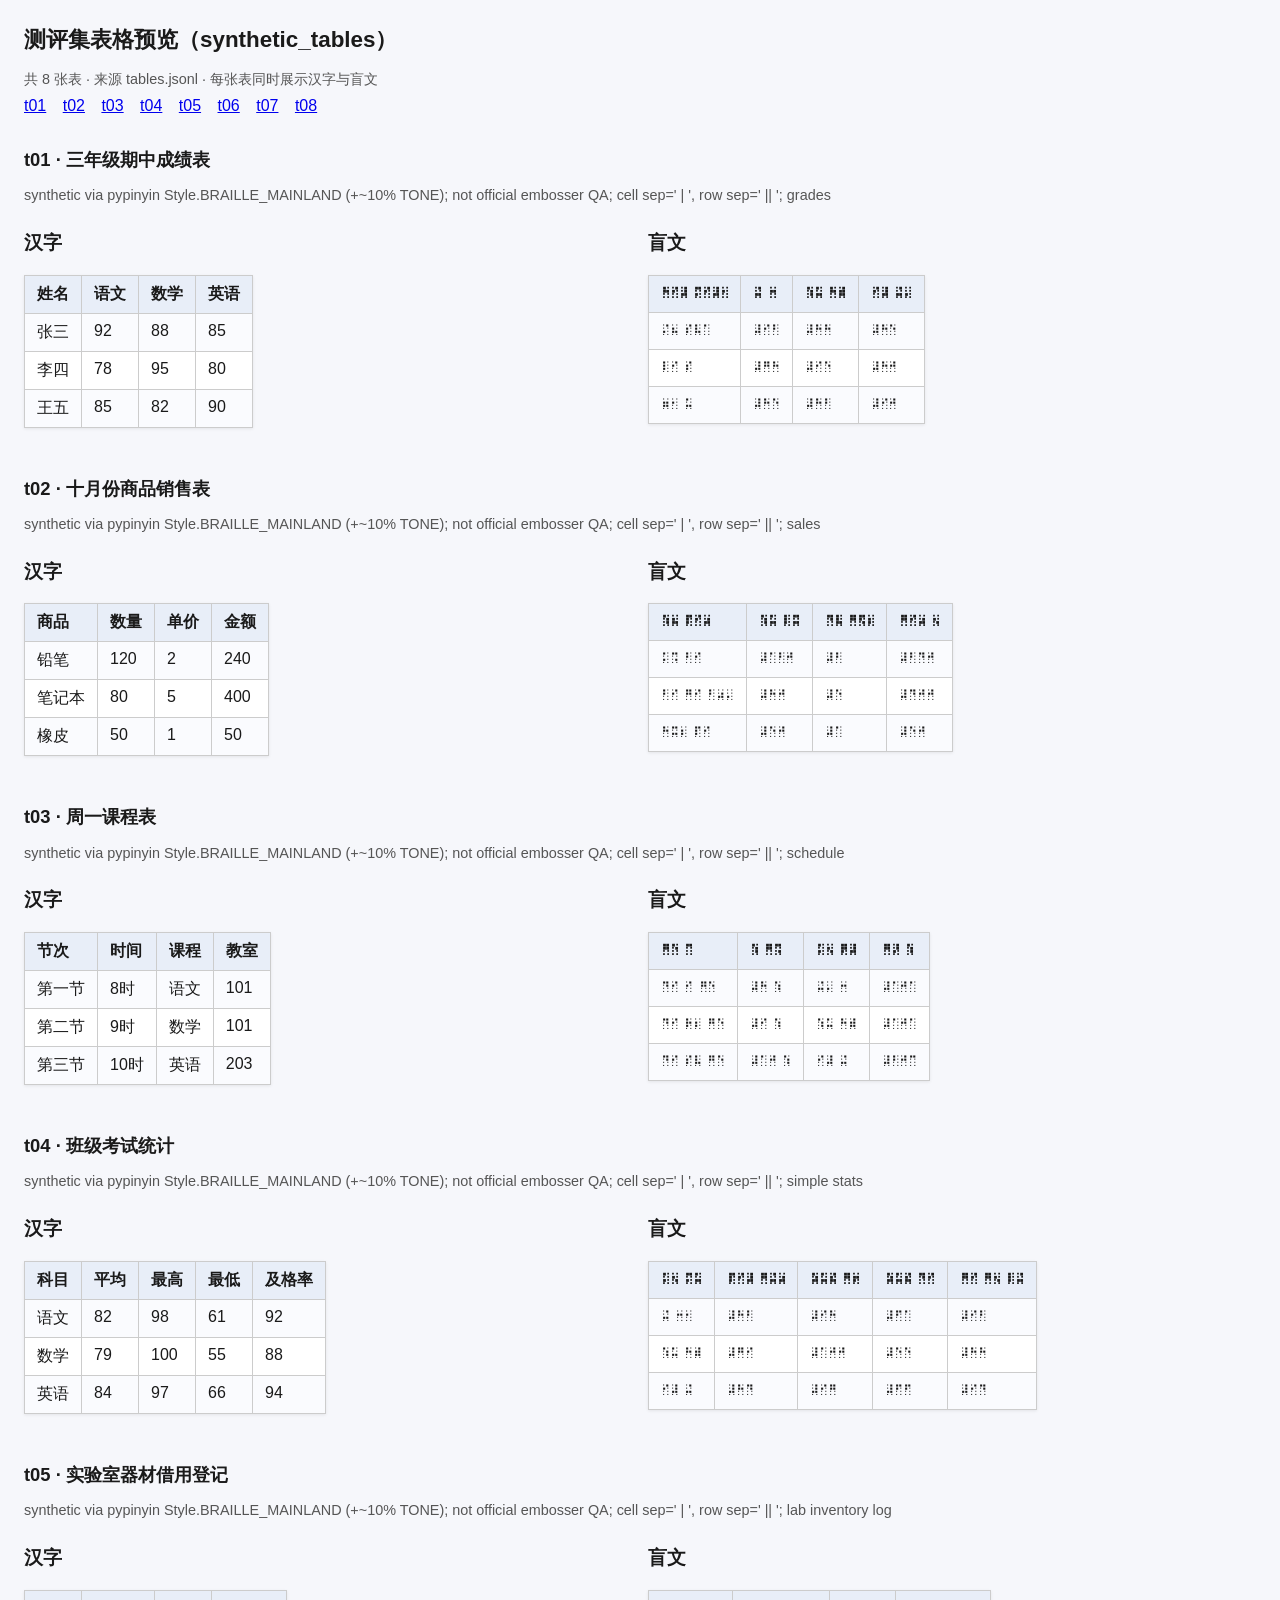
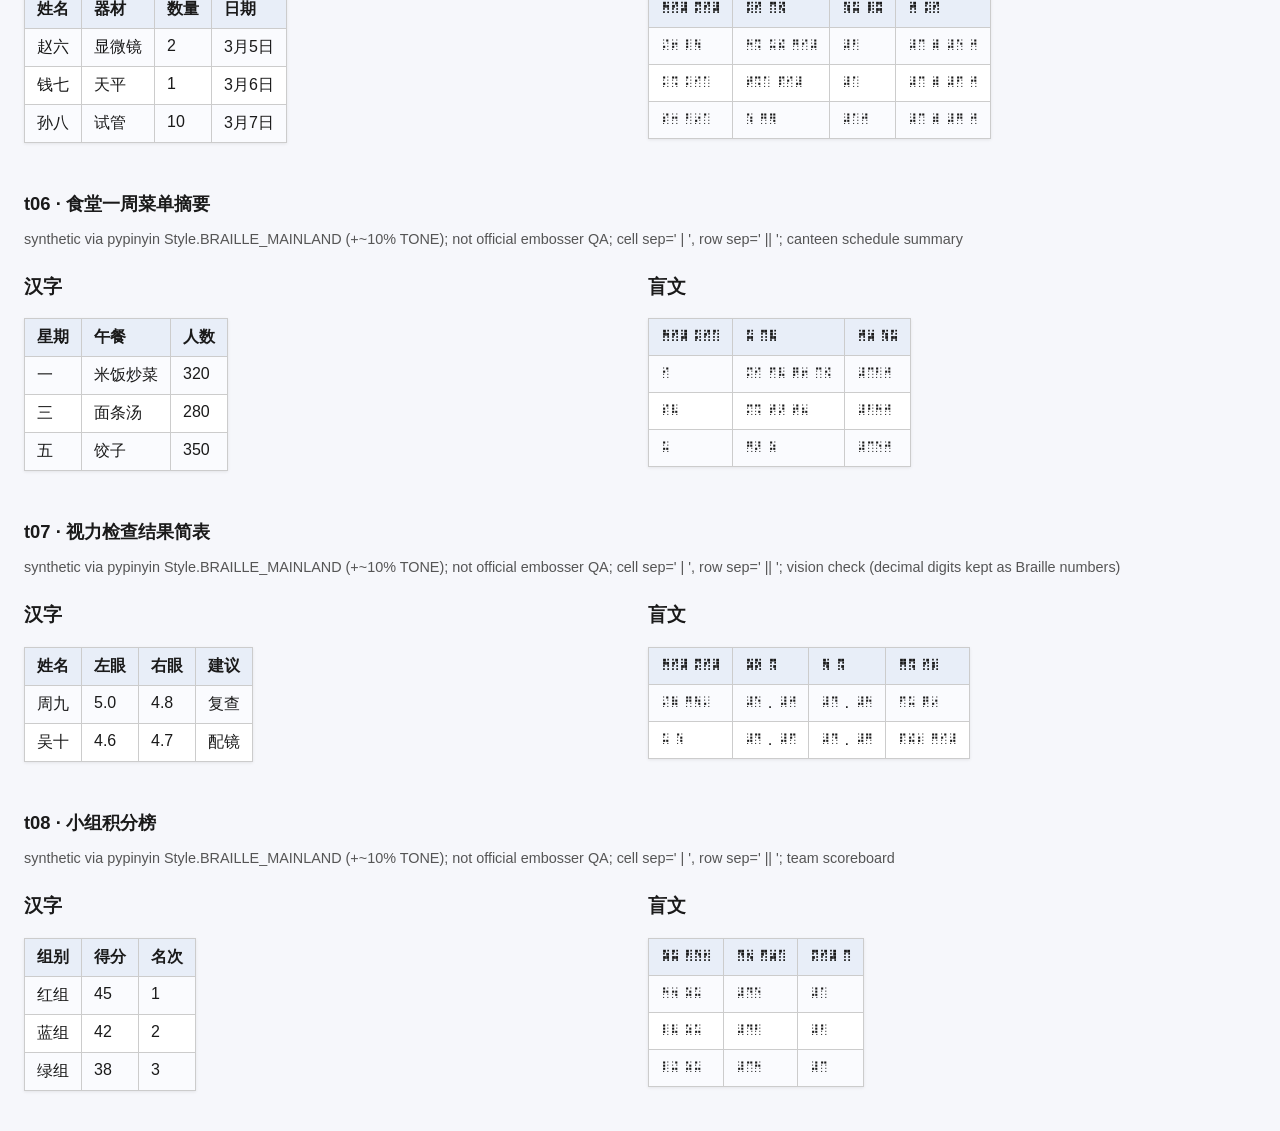
<file: data/synthetic_tables/preview.html>
<!DOCTYPE html>
<html lang='zh-CN'><head><meta charset='utf-8'>
<title>synthetic_tables 表格预览</title>
<style>
body{font-family:'Segoe UI','Microsoft YaHei',sans-serif;margin:24px;background:#f6f7fb;color:#1a1a1a;}
h1{font-size:1.4rem;} h2{font-size:1.15rem;margin-top:2rem;}
.meta{color:#555;font-size:0.9rem;margin-bottom:8px;}
table{border-collapse:collapse;background:#fff;margin:8px 0 16px;box-shadow:0 1px 3px rgba(0,0,0,.08);}
th,td{border:1px solid #ccc;padding:8px 12px;text-align:left;vertical-align:top;}
th{background:#e8eef8;font-weight:600;}
tr:nth-child(even) td{background:#fafbfe;}
.braille{font-size:1.05rem;letter-spacing:0.05em;}
.pair{display:grid;grid-template-columns:1fr 1fr;gap:16px;}
@media (max-width:900px){.pair{grid-template-columns:1fr;}}
nav a{margin-right:12px;}
</style></head><body>
<h1>测评集表格预览（synthetic_tables）</h1>
<p class='meta'>共 8 张表 · 来源 tables.jsonl · 每张表同时展示汉字与盲文</p>
<nav><a href='#t01'>t01</a> <a href='#t02'>t02</a> <a href='#t03'>t03</a> <a href='#t04'>t04</a> <a href='#t05'>t05</a> <a href='#t06'>t06</a> <a href='#t07'>t07</a> <a href='#t08'>t08</a></nav>
<h2 id='t01'>t01 · 三年级期中成绩表</h2>
<p class='meta'>synthetic via pypinyin Style.BRAILLE_MAINLAND (+~10% TONE); not official embosser QA; cell sep=&#x27; | &#x27;, row sep=&#x27; || &#x27;; grades</p>
<div class='pair'>
<div><h3>汉字</h3><table>
<tr>
<th>姓名</th>
<th>语文</th>
<th>数学</th>
<th>英语</th>
</tr>
<tr>
<td>张三</td>
<td>92</td>
<td>88</td>
<td>85</td>
</tr>
<tr>
<td>李四</td>
<td>78</td>
<td>95</td>
<td>80</td>
</tr>
<tr>
<td>王五</td>
<td>85</td>
<td>82</td>
<td>90</td>
</tr>
</table></div>
<div><h3>盲文</h3><table class='braille'>
<tr>
<th>⠓⠊⠼ ⠍⠊⠼⠂</th>
<th>⠬ ⠒</th>
<th>⠱⠥ ⠓⠾</th>
<th>⠊⠼ ⠬⠄</th>
</tr>
<tr>
<td>⠌⠦ ⠎⠧⠁</td>
<td>⠼⠊⠃</td>
<td>⠼⠓⠓</td>
<td>⠼⠓⠑</td>
</tr>
<tr>
<td>⠇⠊ ⠎</td>
<td>⠼⠛⠓</td>
<td>⠼⠊⠑</td>
<td>⠼⠓⠚</td>
</tr>
<tr>
<td>⠶⠂ ⠥</td>
<td>⠼⠓⠑</td>
<td>⠼⠓⠃</td>
<td>⠼⠊⠚</td>
</tr>
</table></div></div>
<h2 id='t02'>t02 · 十月份商品销售表</h2>
<p class='meta'>synthetic via pypinyin Style.BRAILLE_MAINLAND (+~10% TONE); not official embosser QA; cell sep=&#x27; | &#x27;, row sep=&#x27; || &#x27;; sales</p>
<div class='pair'>
<div><h3>汉字</h3><table>
<tr>
<th>商品</th>
<th>数量</th>
<th>单价</th>
<th>金额</th>
</tr>
<tr>
<td>铅笔</td>
<td>120</td>
<td>2</td>
<td>240</td>
</tr>
<tr>
<td>笔记本</td>
<td>80</td>
<td>5</td>
<td>400</td>
</tr>
<tr>
<td>橡皮</td>
<td>50</td>
<td>1</td>
<td>50</td>
</tr>
</table></div>
<div><h3>盲文</h3><table class='braille'>
<tr>
<th>⠱⠦ ⠏⠊⠴</th>
<th>⠱⠥ ⠇⠭</th>
<th>⠙⠧ ⠛⠫⠆</th>
<th>⠛⠊⠴ ⠢</th>
</tr>
<tr>
<td>⠅⠩ ⠃⠊</td>
<td>⠼⠁⠃⠚</td>
<td>⠼⠃</td>
<td>⠼⠃⠙⠚</td>
</tr>
<tr>
<td>⠃⠊ ⠛⠊ ⠃⠴⠄</td>
<td>⠼⠓⠚</td>
<td>⠼⠑</td>
<td>⠼⠙⠚⠚</td>
</tr>
<tr>
<td>⠓⠭⠆ ⠏⠊</td>
<td>⠼⠑⠚</td>
<td>⠼⠁</td>
<td>⠼⠑⠚</td>
</tr>
</table></div></div>
<h2 id='t03'>t03 · 周一课程表</h2>
<p class='meta'>synthetic via pypinyin Style.BRAILLE_MAINLAND (+~10% TONE); not official embosser QA; cell sep=&#x27; | &#x27;, row sep=&#x27; || &#x27;; schedule</p>
<div class='pair'>
<div><h3>汉字</h3><table>
<tr>
<th>节次</th>
<th>时间</th>
<th>课程</th>
<th>教室</th>
</tr>
<tr>
<td>第一节</td>
<td>8时</td>
<td>语文</td>
<td>101</td>
</tr>
<tr>
<td>第二节</td>
<td>9时</td>
<td>数学</td>
<td>101</td>
</tr>
<tr>
<td>第三节</td>
<td>10时</td>
<td>英语</td>
<td>203</td>
</tr>
</table></div>
<div><h3>盲文</h3><table class='braille'>
<tr>
<th>⠛⠑ ⠉</th>
<th>⠱ ⠛⠩</th>
<th>⠅⠢ ⠟⠼</th>
<th>⠛⠜ ⠱</th>
</tr>
<tr>
<td>⠙⠊ ⠊ ⠛⠑</td>
<td>⠼⠓ ⠱</td>
<td>⠬⠄ ⠒</td>
<td>⠼⠁⠚⠁</td>
</tr>
<tr>
<td>⠙⠊ ⠗⠆ ⠛⠑</td>
<td>⠼⠊ ⠱</td>
<td>⠱⠥ ⠓⠾</td>
<td>⠼⠁⠚⠁</td>
</tr>
<tr>
<td>⠙⠊ ⠎⠧ ⠛⠑</td>
<td>⠼⠁⠚ ⠱</td>
<td>⠊⠼ ⠬</td>
<td>⠼⠃⠚⠉</td>
</tr>
</table></div></div>
<h2 id='t04'>t04 · 班级考试统计</h2>
<p class='meta'>synthetic via pypinyin Style.BRAILLE_MAINLAND (+~10% TONE); not official embosser QA; cell sep=&#x27; | &#x27;, row sep=&#x27; || &#x27;; simple stats</p>
<div class='pair'>
<div><h3>汉字</h3><table>
<tr>
<th>科目</th>
<th>平均</th>
<th>最高</th>
<th>最低</th>
<th>及格率</th>
</tr>
<tr>
<td>语文</td>
<td>82</td>
<td>98</td>
<td>61</td>
<td>92</td>
</tr>
<tr>
<td>数学</td>
<td>79</td>
<td>100</td>
<td>55</td>
<td>88</td>
</tr>
<tr>
<td>英语</td>
<td>84</td>
<td>97</td>
<td>66</td>
<td>94</td>
</tr>
</table></div>
<div><h3>盲文</h3><table class='braille'>
<tr>
<th>⠅⠢ ⠍⠥</th>
<th>⠏⠊⠼ ⠛⠬⠴</th>
<th>⠵⠥⠮ ⠛⠖</th>
<th>⠵⠥⠮ ⠙⠊</th>
<th>⠛⠊ ⠛⠢ ⠇⠬</th>
</tr>
<tr>
<td>⠬ ⠒⠂</td>
<td>⠼⠓⠃</td>
<td>⠼⠊⠓</td>
<td>⠼⠋⠁</td>
<td>⠼⠊⠃</td>
</tr>
<tr>
<td>⠱⠥ ⠓⠾</td>
<td>⠼⠛⠊</td>
<td>⠼⠁⠚⠚</td>
<td>⠼⠑⠑</td>
<td>⠼⠓⠓</td>
</tr>
<tr>
<td>⠊⠼ ⠬</td>
<td>⠼⠓⠙</td>
<td>⠼⠊⠛</td>
<td>⠼⠋⠋</td>
<td>⠼⠊⠙</td>
</tr>
</table></div></div>
<h2 id='t05'>t05 · 实验室器材借用登记</h2>
<p class='meta'>synthetic via pypinyin Style.BRAILLE_MAINLAND (+~10% TONE); not official embosser QA; cell sep=&#x27; | &#x27;, row sep=&#x27; || &#x27;; lab inventory log</p>
<div class='pair'>
<div><h3>汉字</h3><table>
<tr>
<th>姓名</th>
<th>器材</th>
<th>数量</th>
<th>日期</th>
</tr>
<tr>
<td>赵六</td>
<td>显微镜</td>
<td>2</td>
<td>3月5日</td>
</tr>
<tr>
<td>钱七</td>
<td>天平</td>
<td>1</td>
<td>3月6日</td>
</tr>
<tr>
<td>孙八</td>
<td>试管</td>
<td>10</td>
<td>3月7日</td>
</tr>
</table></div>
<div><h3>盲文</h3><table class='braille'>
<tr>
<th>⠓⠊⠼ ⠍⠊⠼</th>
<th>⠅⠊ ⠉⠪</th>
<th>⠱⠥ ⠇⠭</th>
<th>⠚ ⠅⠊</th>
</tr>
<tr>
<td>⠌⠖ ⠇⠳</td>
<td>⠓⠩ ⠥⠮ ⠛⠊⠼</td>
<td>⠼⠃</td>
<td>⠼⠉ ⠾ ⠼⠑ ⠚</td>
</tr>
<tr>
<td>⠅⠩ ⠅⠊⠁</td>
<td>⠞⠩⠁ ⠏⠊⠼</td>
<td>⠼⠁</td>
<td>⠼⠉ ⠾ ⠼⠋ ⠚</td>
</tr>
<tr>
<td>⠎⠒ ⠃⠔⠁</td>
<td>⠱ ⠛⠻</td>
<td>⠼⠁⠚</td>
<td>⠼⠉ ⠾ ⠼⠛ ⠚</td>
</tr>
</table></div></div>
<h2 id='t06'>t06 · 食堂一周菜单摘要</h2>
<p class='meta'>synthetic via pypinyin Style.BRAILLE_MAINLAND (+~10% TONE); not official embosser QA; cell sep=&#x27; | &#x27;, row sep=&#x27; || &#x27;; canteen schedule summary</p>
<div class='pair'>
<div><h3>汉字</h3><table>
<tr>
<th>星期</th>
<th>午餐</th>
<th>人数</th>
</tr>
<tr>
<td>一</td>
<td>米饭炒菜</td>
<td>320</td>
</tr>
<tr>
<td>三</td>
<td>面条汤</td>
<td>280</td>
</tr>
<tr>
<td>五</td>
<td>饺子</td>
<td>350</td>
</tr>
</table></div>
<div><h3>盲文</h3><table class='braille'>
<tr>
<th>⠓⠊⠼ ⠅⠊⠁</th>
<th>⠥ ⠉⠧</th>
<th>⠚⠴ ⠱⠥</th>
</tr>
<tr>
<td>⠊</td>
<td>⠍⠊ ⠋⠧ ⠟⠖ ⠉⠪</td>
<td>⠼⠉⠃⠚</td>
</tr>
<tr>
<td>⠎⠧</td>
<td>⠍⠩ ⠞⠜ ⠞⠦</td>
<td>⠼⠃⠓⠚</td>
</tr>
<tr>
<td>⠥</td>
<td>⠛⠜ ⠵</td>
<td>⠼⠉⠑⠚</td>
</tr>
</table></div></div>
<h2 id='t07'>t07 · 视力检查结果简表</h2>
<p class='meta'>synthetic via pypinyin Style.BRAILLE_MAINLAND (+~10% TONE); not official embosser QA; cell sep=&#x27; | &#x27;, row sep=&#x27; || &#x27;; vision check (decimal digits kept as Braille numbers)</p>
<div class='pair'>
<div><h3>汉字</h3><table>
<tr>
<th>姓名</th>
<th>左眼</th>
<th>右眼</th>
<th>建议</th>
</tr>
<tr>
<td>周九</td>
<td>5.0</td>
<td>4.8</td>
<td>复查</td>
</tr>
<tr>
<td>吴十</td>
<td>4.6</td>
<td>4.7</td>
<td>配镜</td>
</tr>
</table></div>
<div><h3>盲文</h3><table class='braille'>
<tr>
<th>⠓⠊⠼ ⠍⠊⠼</th>
<th>⠵⠕ ⠩</th>
<th>⠳ ⠩</th>
<th>⠛⠩ ⠊⠆</th>
</tr>
<tr>
<td>⠌⠷ ⠛⠳⠄</td>
<td>⠼⠑ . ⠼⠚</td>
<td>⠼⠙ . ⠼⠓</td>
<td>⠋⠥ ⠟⠔</td>
</tr>
<tr>
<td>⠥ ⠱</td>
<td>⠼⠙ . ⠼⠋</td>
<td>⠼⠙ . ⠼⠛</td>
<td>⠏⠮⠆ ⠛⠊⠼</td>
</tr>
</table></div></div>
<h2 id='t08'>t08 · 小组积分榜</h2>
<p class='meta'>synthetic via pypinyin Style.BRAILLE_MAINLAND (+~10% TONE); not official embosser QA; cell sep=&#x27; | &#x27;, row sep=&#x27; || &#x27;; team scoreboard</p>
<div class='pair'>
<div><h3>汉字</h3><table>
<tr>
<th>组别</th>
<th>得分</th>
<th>名次</th>
</tr>
<tr>
<td>红组</td>
<td>45</td>
<td>1</td>
</tr>
<tr>
<td>蓝组</td>
<td>42</td>
<td>2</td>
</tr>
<tr>
<td>绿组</td>
<td>38</td>
<td>3</td>
</tr>
</table></div>
<div><h3>盲文</h3><table class='braille'>
<tr>
<th>⠵⠥ ⠃⠑⠂</th>
<th>⠙⠢ ⠋⠴⠁</th>
<th>⠍⠊⠼ ⠉</th>
</tr>
<tr>
<td>⠓⠲ ⠵⠥</td>
<td>⠼⠙⠑</td>
<td>⠼⠁</td>
</tr>
<tr>
<td>⠇⠧ ⠵⠥</td>
<td>⠼⠙⠃</td>
<td>⠼⠃</td>
</tr>
<tr>
<td>⠇⠬ ⠵⠥</td>
<td>⠼⠉⠓</td>
<td>⠼⠉</td>
</tr>
</table></div></div>
</body></html>
</file>
